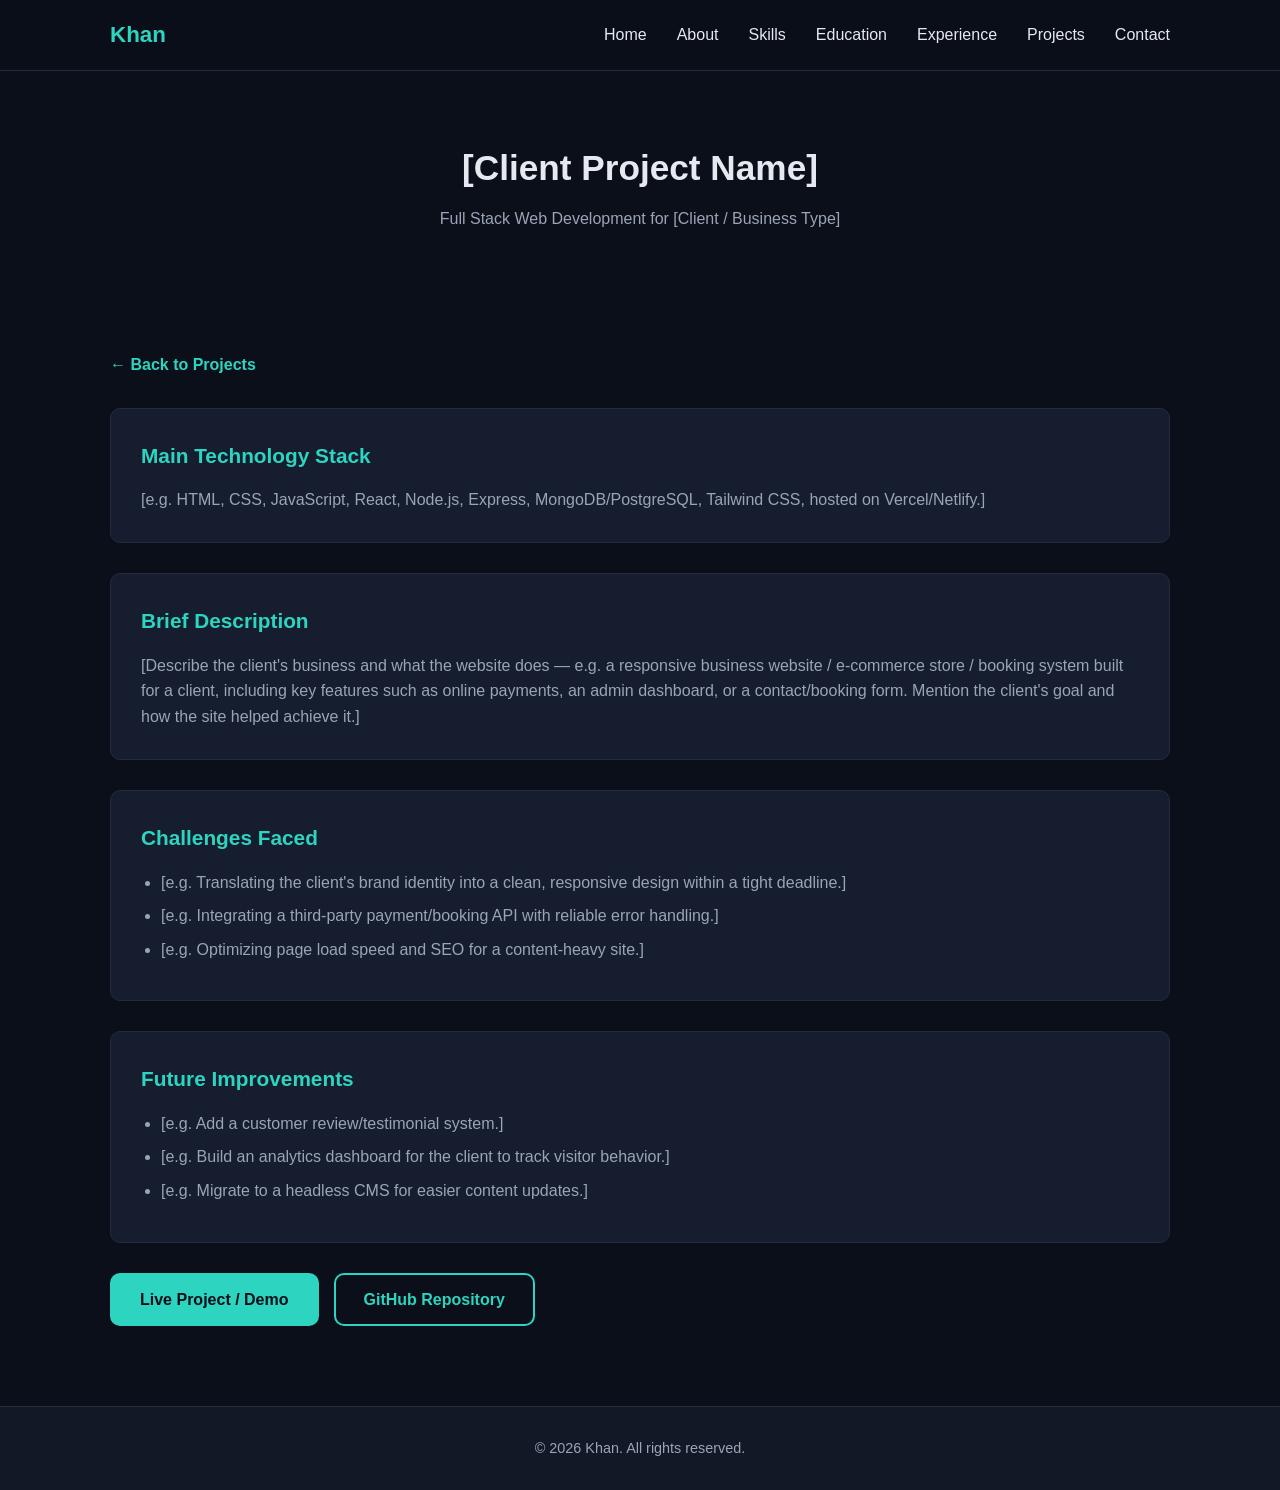
<file: project-cvd.html>
<!DOCTYPE html>
<html lang="en">
<head>
  <meta charset="UTF-8">
  <meta name="viewport" content="width=device-width, initial-scale=1.0">
  <title>[Client Project Name] | Khan</title>
  <link rel="stylesheet" href="style.css">
</head>
<body>

  <nav class="navbar">
    <div class="nav-container">
      <a href="index.html#home" class="nav-logo">Khan</a>
      <ul class="nav-menu">
        <li><a href="index.html#home">Home</a></li>
        <li><a href="index.html#about">About</a></li>
        <li><a href="index.html#skills">Skills</a></li>
        <li><a href="index.html#education">Education</a></li>
        <li><a href="index.html#experience">Experience</a></li>
        <li><a href="index.html#projects">Projects</a></li>
        <li><a href="index.html#contact">Contact</a></li>
      </ul>
      <button class="nav-toggle" aria-label="Toggle menu">
        <span></span><span></span><span></span>
      </button>
    </div>
  </nav>

  <section class="project-detail-hero">
    <div class="container">
      <h1>[Client Project Name]</h1>
      <p>Full Stack Web Development for [Client / Business Type]</p>
    </div>
  </section>

  <section>
    <div class="container">
      <a href="index.html#projects" class="back-link">&larr; Back to Projects</a>

      <div class="detail-block">
        <h2>Main Technology Stack</h2>
        <p>[e.g. HTML, CSS, JavaScript, React, Node.js, Express, MongoDB/PostgreSQL, Tailwind CSS, hosted on Vercel/Netlify.]</p>
      </div>

      <div class="detail-block">
        <h2>Brief Description</h2>
        <p>
          [Describe the client's business and what the website does — e.g.
          a responsive business website / e-commerce store / booking system
          built for a client, including key features such as online
          payments, an admin dashboard, or a contact/booking form. Mention
          the client's goal and how the site helped achieve it.]
        </p>
      </div>

      <div class="detail-block">
        <h2>Challenges Faced</h2>
        <ul>
          <li>[e.g. Translating the client's brand identity into a clean, responsive design within a tight deadline.]</li>
          <li>[e.g. Integrating a third-party payment/booking API with reliable error handling.]</li>
          <li>[e.g. Optimizing page load speed and SEO for a content-heavy site.]</li>
        </ul>
      </div>

      <div class="detail-block">
        <h2>Future Improvements</h2>
        <ul>
          <li>[e.g. Add a customer review/testimonial system.]</li>
          <li>[e.g. Build an analytics dashboard for the client to track visitor behavior.]</li>
          <li>[e.g. Migrate to a headless CMS for easier content updates.]</li>
        </ul>
      </div>

      <div class="detail-links">
        <!-- Replace with your real links -->
        <a href="#" target="_blank" class="btn btn-primary">Live Project / Demo</a>
        <a href="#" target="_blank" class="btn btn-outline">GitHub Repository</a>
      </div>
    </div>
  </section>

  <footer>
    <div class="container">
      <p>&copy; 2026 Khan. All rights reserved.</p>
    </div>
  </footer>

  <script src="script.js"></script>
</body>
</html>
</file>
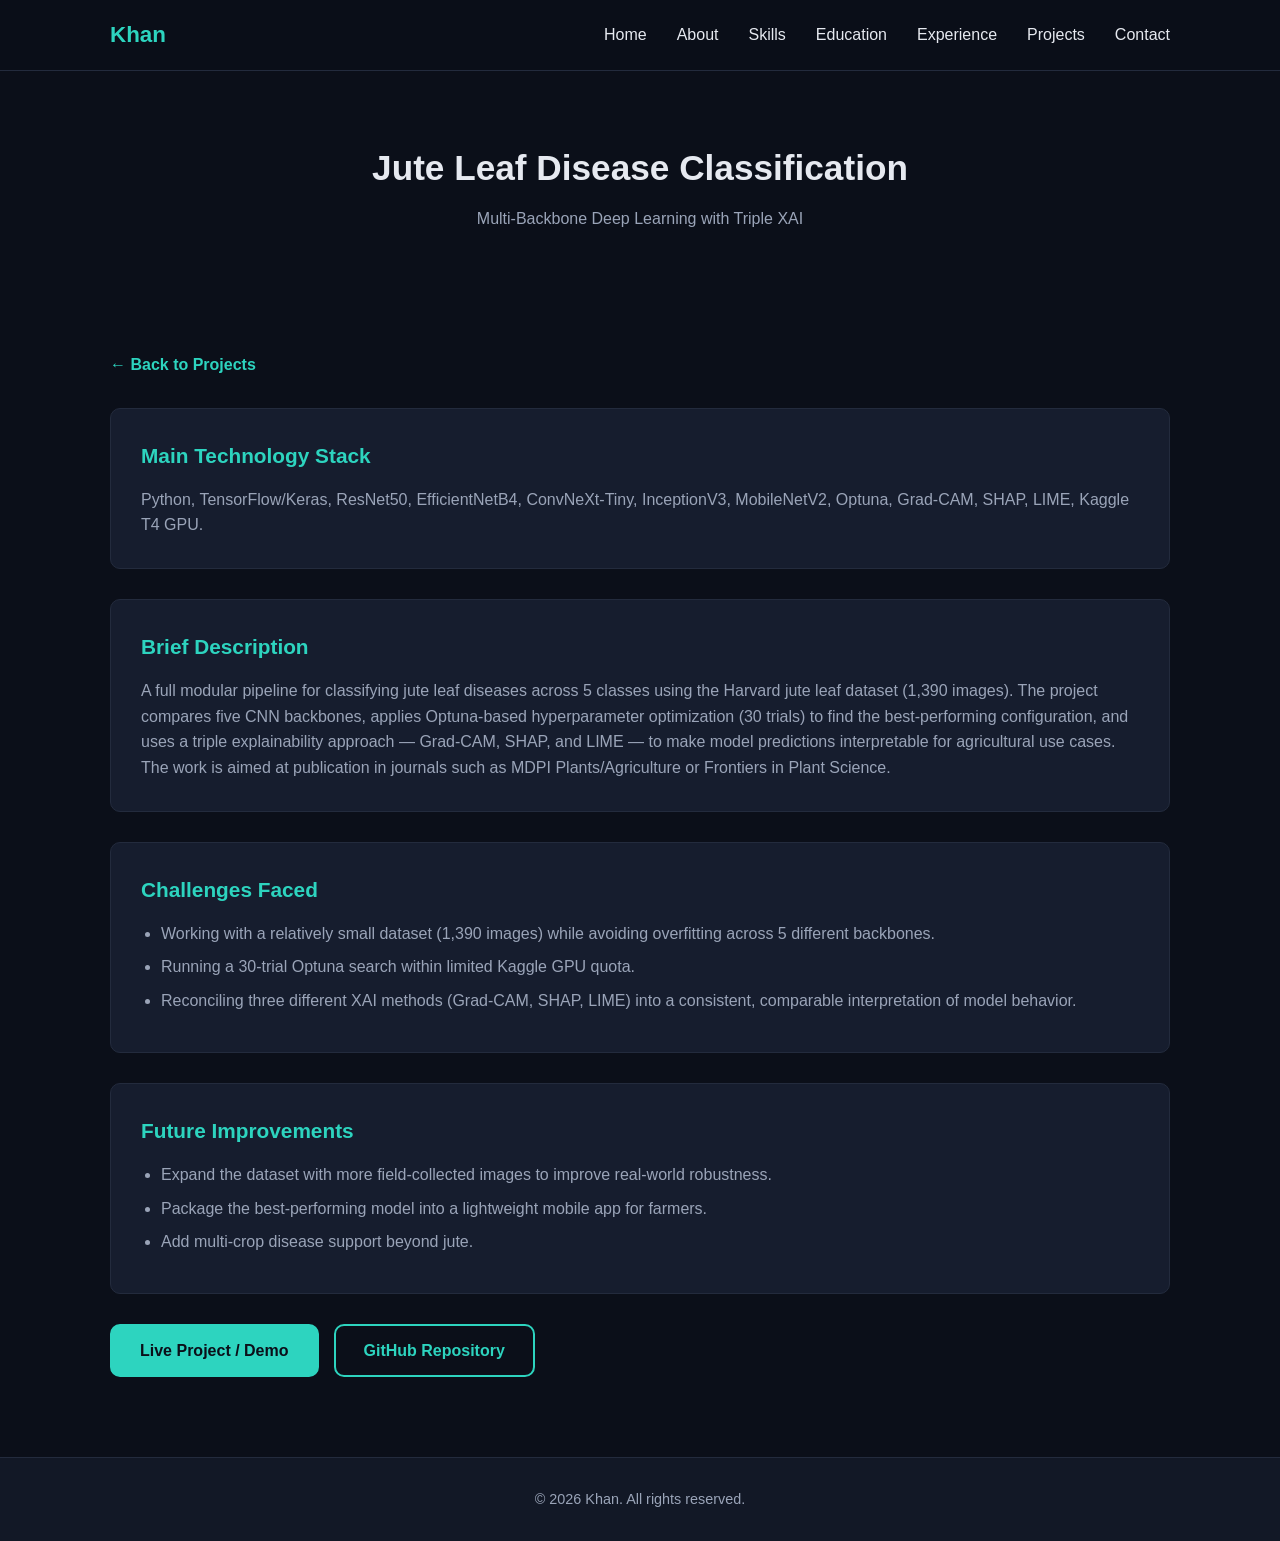
<file: project-jute.html>
<!DOCTYPE html>
<html lang="en">
<head>
  <meta charset="UTF-8">
  <meta name="viewport" content="width=device-width, initial-scale=1.0">
  <title>Jute Leaf Disease Classification | Khan</title>
  <link rel="stylesheet" href="style.css">
</head>
<body>

  <nav class="navbar">
    <div class="nav-container">
      <a href="index.html#home" class="nav-logo">Khan</a>
      <ul class="nav-menu">
        <li><a href="index.html#home">Home</a></li>
        <li><a href="index.html#about">About</a></li>
        <li><a href="index.html#skills">Skills</a></li>
        <li><a href="index.html#education">Education</a></li>
        <li><a href="index.html#experience">Experience</a></li>
        <li><a href="index.html#projects">Projects</a></li>
        <li><a href="index.html#contact">Contact</a></li>
      </ul>
      <button class="nav-toggle" aria-label="Toggle menu">
        <span></span><span></span><span></span>
      </button>
    </div>
  </nav>

  <section class="project-detail-hero">
    <div class="container">
      <h1>Jute Leaf Disease Classification</h1>
      <p>Multi-Backbone Deep Learning with Triple XAI</p>
    </div>
  </section>

  <section>
    <div class="container">
      <a href="index.html#projects" class="back-link">&larr; Back to Projects</a>

      <div class="detail-block">
        <h2>Main Technology Stack</h2>
        <p>Python, TensorFlow/Keras, ResNet50, EfficientNetB4, ConvNeXt-Tiny, InceptionV3, MobileNetV2, Optuna, Grad-CAM, SHAP, LIME, Kaggle T4 GPU.</p>
      </div>

      <div class="detail-block">
        <h2>Brief Description</h2>
        <p>
          A full modular pipeline for classifying jute leaf diseases across 5
          classes using the Harvard jute leaf dataset (1,390 images). The
          project compares five CNN backbones, applies Optuna-based
          hyperparameter optimization (30 trials) to find the best-performing
          configuration, and uses a triple explainability approach — Grad-CAM,
          SHAP, and LIME — to make model predictions interpretable for
          agricultural use cases. The work is aimed at publication in journals
          such as MDPI Plants/Agriculture or Frontiers in Plant Science.
        </p>
      </div>

      <div class="detail-block">
        <h2>Challenges Faced</h2>
        <ul>
          <li>Working with a relatively small dataset (1,390 images) while avoiding overfitting across 5 different backbones.</li>
          <li>Running a 30-trial Optuna search within limited Kaggle GPU quota.</li>
          <li>Reconciling three different XAI methods (Grad-CAM, SHAP, LIME) into a consistent, comparable interpretation of model behavior.</li>
        </ul>
      </div>

      <div class="detail-block">
        <h2>Future Improvements</h2>
        <ul>
          <li>Expand the dataset with more field-collected images to improve real-world robustness.</li>
          <li>Package the best-performing model into a lightweight mobile app for farmers.</li>
          <li>Add multi-crop disease support beyond jute.</li>
        </ul>
      </div>

      <div class="detail-links">
        <!-- Replace with your real links -->
        <a href="#" target="_blank" class="btn btn-primary">Live Project / Demo</a>
        <a href="#" target="_blank" class="btn btn-outline">GitHub Repository</a>
      </div>
    </div>
  </section>

  <footer>
    <div class="container">
      <p>&copy; 2026 Khan. All rights reserved.</p>
    </div>
  </footer>

  <script src="script.js"></script>
</body>
</html>
</file>
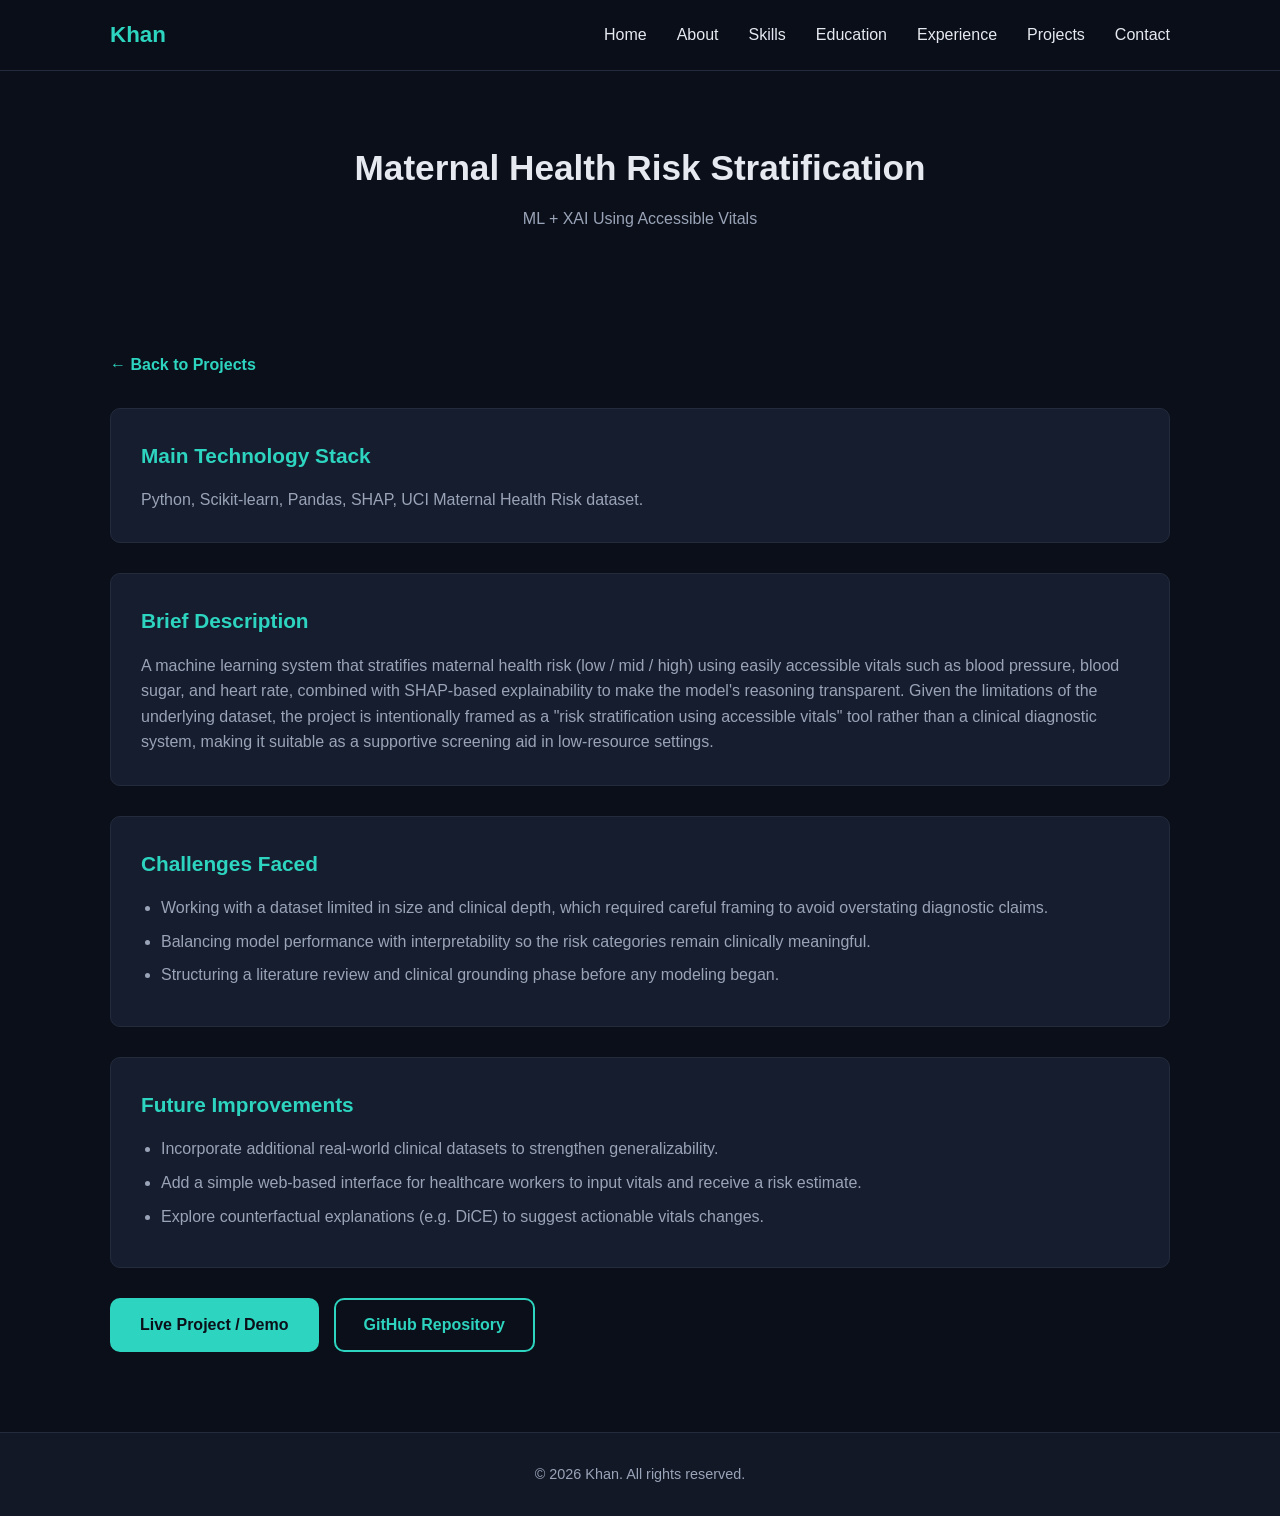
<file: project-maternal.html>
<!DOCTYPE html>
<html lang="en">
<head>
  <meta charset="UTF-8">
  <meta name="viewport" content="width=device-width, initial-scale=1.0">
  <title>Maternal Health Risk Stratification | Khan</title>
  <link rel="stylesheet" href="style.css">
</head>
<body>

  <nav class="navbar">
    <div class="nav-container">
      <a href="index.html#home" class="nav-logo">Khan</a>
      <ul class="nav-menu">
        <li><a href="index.html#home">Home</a></li>
        <li><a href="index.html#about">About</a></li>
        <li><a href="index.html#skills">Skills</a></li>
        <li><a href="index.html#education">Education</a></li>
        <li><a href="index.html#experience">Experience</a></li>
        <li><a href="index.html#projects">Projects</a></li>
        <li><a href="index.html#contact">Contact</a></li>
      </ul>
      <button class="nav-toggle" aria-label="Toggle menu">
        <span></span><span></span><span></span>
      </button>
    </div>
  </nav>

  <section class="project-detail-hero">
    <div class="container">
      <h1>Maternal Health Risk Stratification</h1>
      <p>ML + XAI Using Accessible Vitals</p>
    </div>
  </section>

  <section>
    <div class="container">
      <a href="index.html#projects" class="back-link">&larr; Back to Projects</a>

      <div class="detail-block">
        <h2>Main Technology Stack</h2>
        <p>Python, Scikit-learn, Pandas, SHAP, UCI Maternal Health Risk dataset.</p>
      </div>

      <div class="detail-block">
        <h2>Brief Description</h2>
        <p>
          A machine learning system that stratifies maternal health risk
          (low / mid / high) using easily accessible vitals such as blood
          pressure, blood sugar, and heart rate, combined with SHAP-based
          explainability to make the model's reasoning transparent. Given the
          limitations of the underlying dataset, the project is intentionally
          framed as a "risk stratification using accessible vitals" tool
          rather than a clinical diagnostic system, making it suitable as a
          supportive screening aid in low-resource settings.
        </p>
      </div>

      <div class="detail-block">
        <h2>Challenges Faced</h2>
        <ul>
          <li>Working with a dataset limited in size and clinical depth, which required careful framing to avoid overstating diagnostic claims.</li>
          <li>Balancing model performance with interpretability so the risk categories remain clinically meaningful.</li>
          <li>Structuring a literature review and clinical grounding phase before any modeling began.</li>
        </ul>
      </div>

      <div class="detail-block">
        <h2>Future Improvements</h2>
        <ul>
          <li>Incorporate additional real-world clinical datasets to strengthen generalizability.</li>
          <li>Add a simple web-based interface for healthcare workers to input vitals and receive a risk estimate.</li>
          <li>Explore counterfactual explanations (e.g. DiCE) to suggest actionable vitals changes.</li>
        </ul>
      </div>

      <div class="detail-links">
        <!-- Replace with your real links -->
        <a href="#" target="_blank" class="btn btn-primary">Live Project / Demo</a>
        <a href="#" target="_blank" class="btn btn-outline">GitHub Repository</a>
      </div>
    </div>
  </section>

  <footer>
    <div class="container">
      <p>&copy; 2026 Khan. All rights reserved.</p>
    </div>
  </footer>

  <script src="script.js"></script>
</body>
</html>
</file>
<file: style.css>
/* =========================================================
   PORTFOLIO STYLESHEET — Plain CSS, no frameworks/dependencies
   Theme: Dark (navy/black + teal accent)
   ========================================================= */

:root {
  --bg-color: #0b0f19;
  --bg-alt: #121826;
  --card-bg: #161d2e;
  --text-main: #e6e9f0;
  --text-muted: #9aa4b8;
  --accent: #2dd4bf;      /* teal accent */
  --accent-dark: #14b8a6;
  --border-color: #232b3d;
  --max-width: 1100px;
  --radius: 10px;
}

* {
  margin: 0;
  padding: 0;
  box-sizing: border-box;
}

html {
  scroll-behavior: smooth;
}

body {
  font-family: 'Segoe UI', Arial, sans-serif;
  background-color: var(--bg-color);
  color: var(--text-main);
  line-height: 1.6;
}

a {
  text-decoration: none;
  color: inherit;
}

ul {
  list-style: none;
}

img {
  max-width: 100%;
  display: block;
}

.container {
  max-width: var(--max-width);
  margin: 0 auto;
  padding: 0 20px;
}

section {
  padding: 80px 0;
}

.section-title {
  font-size: 2rem;
  text-align: center;
  margin-bottom: 40px;
}

.section-title span {
  color: var(--accent);
}

/* ================= NAVBAR ================= */
.navbar {
  position: fixed;
  top: 0;
  left: 0;
  width: 100%;
  background-color: rgba(11, 15, 25, 0.95);
  border-bottom: 1px solid var(--border-color);
  z-index: 1000;
}

.nav-container {
  max-width: var(--max-width);
  margin: 0 auto;
  padding: 0 20px;
  display: flex;
  align-items: center;
  justify-content: space-between;
  height: 70px;
}

.nav-logo {
  font-size: 1.4rem;
  font-weight: bold;
  color: var(--accent);
}

.nav-menu {
  display: flex;
  gap: 30px;
}

.nav-menu a {
  font-weight: 500;
  transition: color 0.2s ease;
}

.nav-menu a:hover {
  color: var(--accent);
}

.nav-toggle {
  display: none;
  flex-direction: column;
  gap: 5px;
  cursor: pointer;
  background: none;
  border: none;
}

.nav-toggle span {
  width: 26px;
  height: 3px;
  background-color: var(--text-main);
  border-radius: 2px;
}

/* ================= BUTTONS ================= */
.btn {
  display: inline-block;
  padding: 12px 28px;
  border-radius: var(--radius);
  font-weight: 600;
  border: 2px solid var(--accent);
  transition: all 0.25s ease;
  cursor: pointer;
}

.btn-primary {
  background-color: var(--accent);
  color: #0b0f19;
}

.btn-primary:hover {
  background-color: var(--accent-dark);
  border-color: var(--accent-dark);
}

.btn-outline {
  background-color: transparent;
  color: var(--accent);
}

.btn-outline:hover {
  background-color: var(--accent);
  color: #0b0f19;
}

/* ================= HERO ================= */
.hero {
  padding-top: 150px;
  padding-bottom: 80px;
}

.hero .container {
  display: flex;
  align-items: center;
  justify-content: space-between;
  gap: 40px;
  flex-wrap: wrap;
}

.hero-text {
  flex: 1;
  min-width: 280px;
}

.hero-text h4 {
  color: var(--accent);
  font-weight: 500;
  margin-bottom: 10px;
  font-size: 1.1rem;
}

.hero-text h1 {
  font-size: 2.6rem;
  margin-bottom: 10px;
}

.hero-text h2 {
  font-size: 1.5rem;
  color: var(--text-muted);
  margin-bottom: 20px;
  font-weight: 500;
}

.hero-text p {
  color: var(--text-muted);
  margin-bottom: 30px;
  max-width: 500px;
}

.hero-buttons {
  display: flex;
  gap: 15px;
  flex-wrap: wrap;
  margin-bottom: 30px;
}

.social-links {
  display: flex;
  gap: 15px;
}

.social-links a {
  width: 45px;
  height: 45px;
  display: flex;
  align-items: center;
  justify-content: center;
  border: 2px solid var(--border-color);
  border-radius: 50%;
  font-weight: bold;
  transition: all 0.25s ease;
}

.social-links a:hover {
  border-color: var(--accent);
  color: var(--accent);
  transform: translateY(-3px);
}

.hero-image {
  flex: 0 0 auto;
  display: flex;
  justify-content: center;
}

.profile-photo {
  width: 260px;
  height: 260px;
  border-radius: 50%;
  object-fit: cover;
  border: 4px solid var(--accent);
  background-color: var(--card-bg);
}

/* ================= ABOUT ================= */
.about-content {
  display: flex;
  gap: 40px;
  flex-wrap: wrap;
  align-items: flex-start;
}

.about-text {
  flex: 1;
  min-width: 280px;
  color: var(--text-muted);
}

.about-text p {
  margin-bottom: 18px;
}

.about-facts {
  flex: 0 0 280px;
  background-color: var(--card-bg);
  border: 1px solid var(--border-color);
  border-radius: var(--radius);
  padding: 25px;
}

.about-facts h3 {
  margin-bottom: 15px;
  color: var(--accent);
}

.about-facts ul li {
  margin-bottom: 12px;
  color: var(--text-muted);
}

.about-facts ul li strong {
  color: var(--text-main);
}

/* ================= SKILLS ================= */
.skills-grid {
  display: grid;
  grid-template-columns: repeat(auto-fit, minmax(260px, 1fr));
  gap: 25px;
}

.skill-category {
  background-color: var(--card-bg);
  border: 1px solid var(--border-color);
  border-radius: var(--radius);
  padding: 25px;
}

.skill-category h3 {
  color: var(--accent);
  margin-bottom: 20px;
  font-size: 1.15rem;
}

.skill-item {
  margin-bottom: 16px;
}

.skill-item-top {
  display: flex;
  justify-content: space-between;
  margin-bottom: 6px;
  font-size: 0.95rem;
}

.skill-bar {
  width: 100%;
  height: 8px;
  background-color: var(--border-color);
  border-radius: 5px;
  overflow: hidden;
}

.skill-bar-fill {
  height: 100%;
  background-color: var(--accent);
  border-radius: 5px;
}

/* ================= EDUCATION & EXPERIENCE (Timeline) ================= */
.timeline {
  position: relative;
  max-width: 800px;
  margin: 0 auto;
  padding-left: 30px;
  border-left: 2px solid var(--border-color);
}

.timeline-item {
  position: relative;
  margin-bottom: 35px;
  padding-left: 25px;
}

.timeline-item::before {
  content: '';
  position: absolute;
  left: -37px;
  top: 4px;
  width: 14px;
  height: 14px;
  border-radius: 50%;
  background-color: var(--accent);
  border: 3px solid var(--bg-color);
}

.timeline-item h3 {
  font-size: 1.15rem;
  margin-bottom: 4px;
}

.timeline-item .timeline-sub {
  color: var(--accent);
  font-size: 0.95rem;
  margin-bottom: 6px;
}

.timeline-item .timeline-date {
  color: var(--text-muted);
  font-size: 0.85rem;
  margin-bottom: 8px;
  display: block;
}

.timeline-item p {
  color: var(--text-muted);
  font-size: 0.95rem;
}

/* ================= PROJECTS ================= */
.projects-grid {
  display: grid;
  grid-template-columns: repeat(auto-fit, minmax(300px, 1fr));
  gap: 30px;
}

.project-card {
  background-color: var(--card-bg);
  border: 1px solid var(--border-color);
  border-radius: var(--radius);
  overflow: hidden;
  display: flex;
  flex-direction: column;
  transition: transform 0.25s ease;
}

.project-card:hover {
  transform: translateY(-6px);
}

.project-img {
  width: 100%;
  height: 190px;
  object-fit: cover;
  background-color: var(--bg-alt);
}

.project-card-body {
  padding: 22px;
  display: flex;
  flex-direction: column;
  flex: 1;
}

.project-card-body h3 {
  margin-bottom: 10px;
  font-size: 1.2rem;
}

.project-card-body p {
  color: var(--text-muted);
  font-size: 0.95rem;
  margin-bottom: 18px;
  flex: 1;
}

.project-tags {
  display: flex;
  flex-wrap: wrap;
  gap: 8px;
  margin-bottom: 18px;
}

.project-tags span {
  font-size: 0.75rem;
  background-color: var(--bg-alt);
  border: 1px solid var(--border-color);
  color: var(--accent);
  padding: 4px 10px;
  border-radius: 20px;
}

/* ================= CONTACT ================= */
.contact-content {
  display: flex;
  justify-content: center;
}

.contact-card {
  background-color: var(--card-bg);
  border: 1px solid var(--border-color);
  border-radius: var(--radius);
  padding: 40px;
  max-width: 500px;
  width: 100%;
  text-align: center;
}

.contact-item {
  display: flex;
  align-items: center;
  justify-content: center;
  gap: 12px;
  margin-bottom: 20px;
  font-size: 1.05rem;
}

.contact-item .icon {
  width: 40px;
  height: 40px;
  border-radius: 50%;
  background-color: var(--bg-alt);
  border: 1px solid var(--border-color);
  display: flex;
  align-items: center;
  justify-content: center;
  color: var(--accent);
  font-weight: bold;
  flex-shrink: 0;
}

.contact-card .btn {
  margin-top: 10px;
}

/* ================= FOOTER ================= */
footer {
  background-color: var(--bg-alt);
  border-top: 1px solid var(--border-color);
  padding: 30px 0;
  text-align: center;
  color: var(--text-muted);
  font-size: 0.9rem;
}

footer .social-links {
  justify-content: center;
  margin-bottom: 15px;
}

/* ================= PROJECT DETAIL PAGE ================= */
.project-detail-hero {
  padding-top: 140px;
  padding-bottom: 40px;
  text-align: center;
}

.project-detail-hero h1 {
  font-size: 2.2rem;
  margin-bottom: 10px;
}

.project-detail-hero p {
  color: var(--text-muted);
}

.detail-block {
  background-color: var(--card-bg);
  border: 1px solid var(--border-color);
  border-radius: var(--radius);
  padding: 30px;
  margin-bottom: 30px;
}

.detail-block h2 {
  color: var(--accent);
  margin-bottom: 15px;
  font-size: 1.3rem;
}

.detail-block p, .detail-block li {
  color: var(--text-muted);
}

.detail-block ul {
  padding-left: 20px;
  list-style: disc;
}

.detail-block ul li {
  margin-bottom: 8px;
}

.detail-links {
  display: flex;
  gap: 15px;
  flex-wrap: wrap;
  margin-top: 20px;
}

.back-link {
  display: inline-block;
  margin-bottom: 30px;
  color: var(--accent);
  font-weight: 600;
}

/* ================= RESPONSIVE ================= */
@media (max-width: 768px) {
  .nav-menu {
    position: fixed;
    top: 70px;
    left: 0;
    width: 100%;
    background-color: var(--bg-alt);
    flex-direction: column;
    align-items: center;
    padding: 20px 0;
    gap: 20px;
    border-bottom: 1px solid var(--border-color);
    transform: translateY(-150%);
    transition: transform 0.3s ease;
  }

  .nav-menu.active {
    transform: translateY(0);
  }

  .nav-toggle {
    display: flex;
  }

  .hero .container {
    flex-direction: column-reverse;
    text-align: center;
  }

  .hero-text p {
    margin-left: auto;
    margin-right: auto;
  }

  .hero-buttons, .social-links {
    justify-content: center;
  }

  .about-content {
    flex-direction: column;
  }

  .about-facts {
    flex: 1;
    width: 100%;
  }
}

@media (max-width: 480px) {
  .hero-text h1 {
    font-size: 2rem;
  }

  section {
    padding: 60px 0;
  }

  .profile-photo {
    width: 200px;
    height: 200px;
  }
}
</file>
